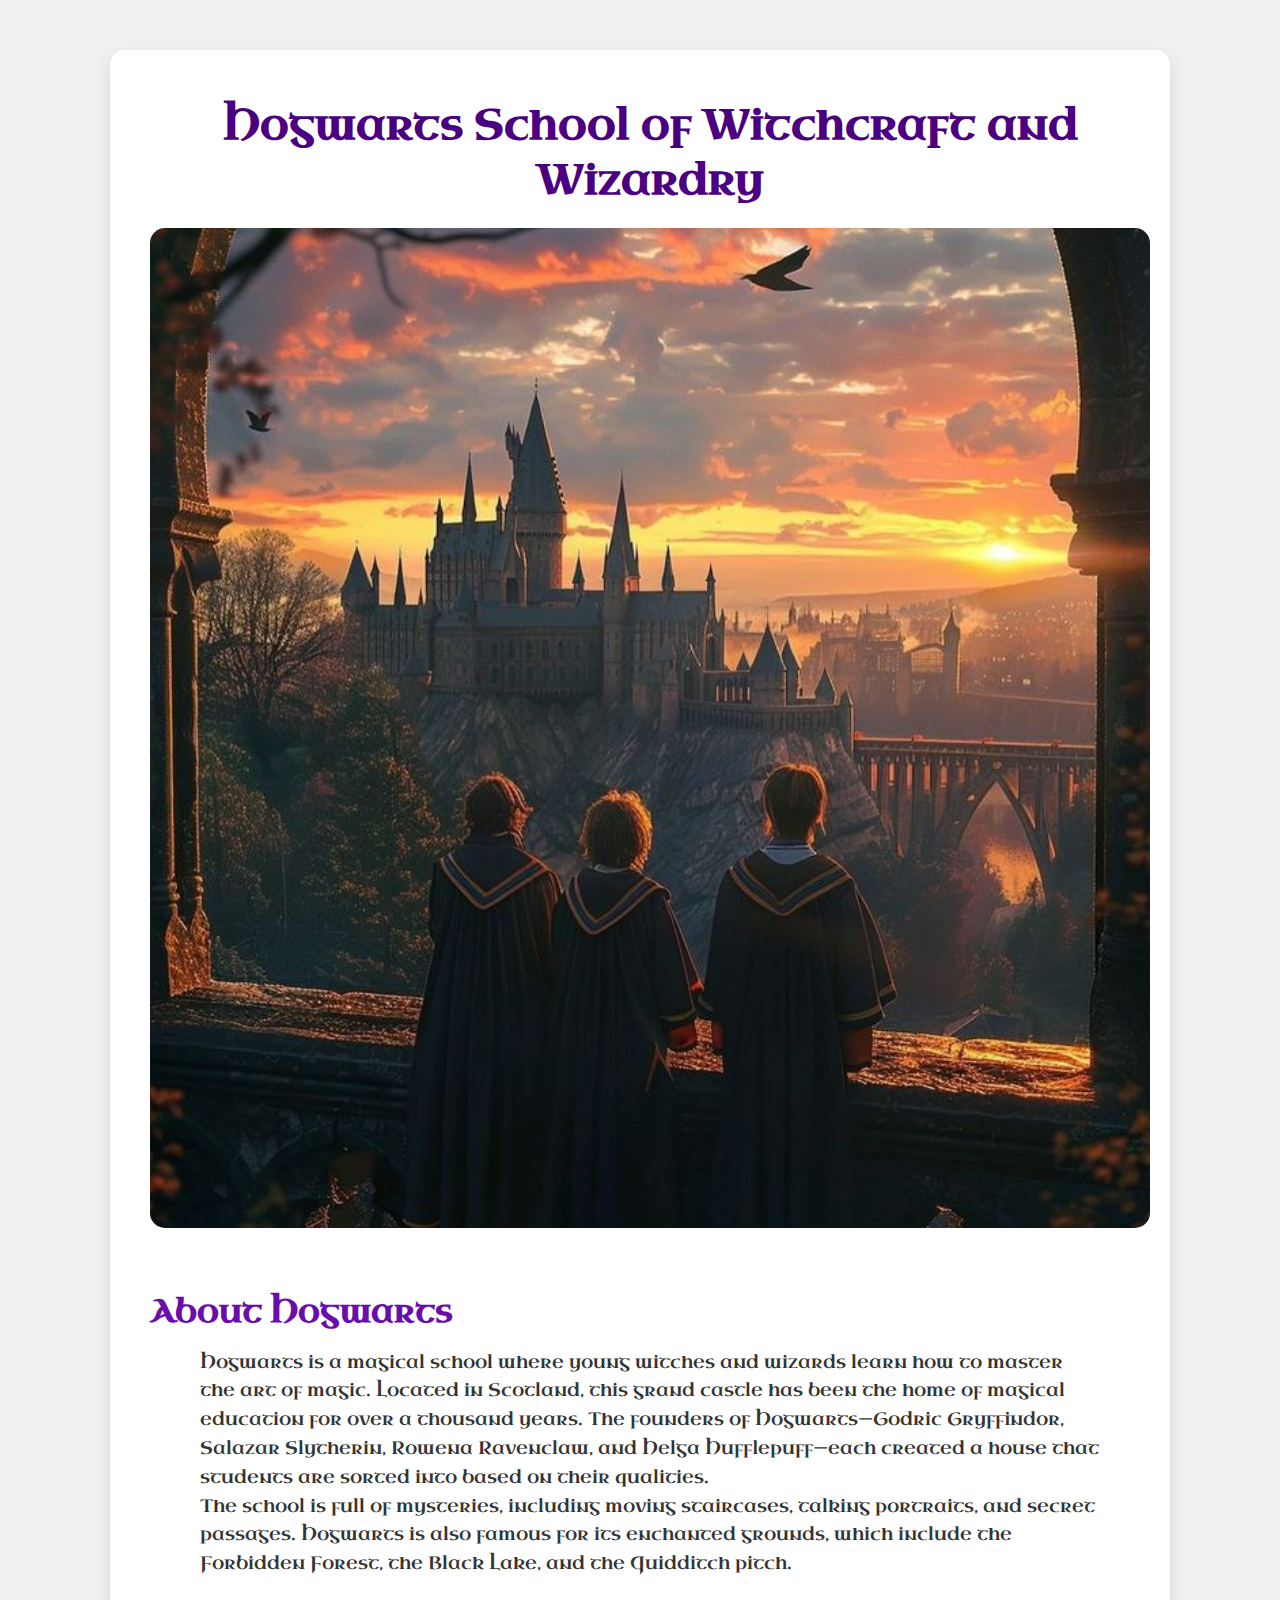
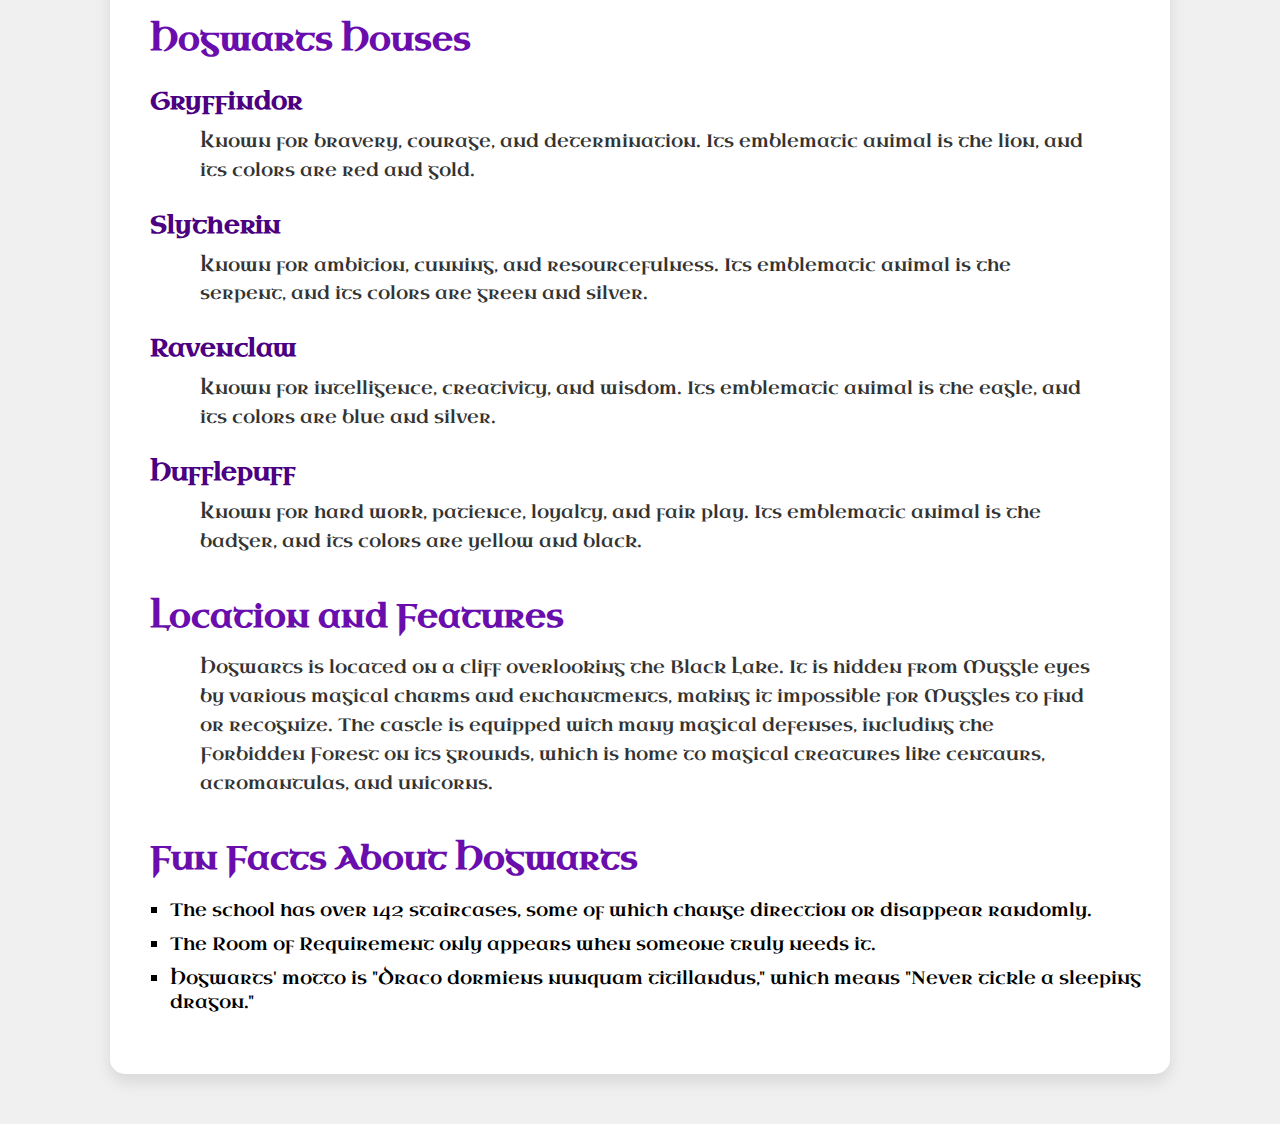
<file: About_Hogwarts.html>
<!DOCTYPE html>
<html lang="en">
<head>
    <meta charset="UTF-8">
    <meta name="viewport" content="width=device-width, initial-scale=1.0">
    <title>About Hogwarts</title>
    <link rel="stylesheet" href="About_Hogwarts.css">
    <link href="https://fonts.googleapis.com/css2?family=Uncial+Antiqua&display=swap" rel="stylesheet">
</head>
<body>
    <div class="info-page">
        <header>
            <h1>Hogwarts School of Witchcraft and Wizardry</h1>
            <img src="images/castel2.jpg" alt="Hogwarts Castle" class="banner-img"> <!-- Вставити зображення замку -->
        </header>

        <section class="about-section">
            <h2>About Hogwarts</h2>
            <p>
                Hogwarts is a magical school where young witches and wizards learn how to master the art of magic. Located in Scotland, 
                this grand castle has been the home of magical education for over a thousand years. The founders of Hogwarts—Godric Gryffindor, 
                Salazar Slytherin, Rowena Ravenclaw, and Helga Hufflepuff—each created a house that students are sorted into based on their qualities.
            </p>
            <p>
                The school is full of mysteries, including moving staircases, talking portraits, and secret passages. Hogwarts is also famous 
                for its enchanted grounds, which include the Forbidden Forest, the Black Lake, and the Quidditch pitch.
            </p>
        </section>

        <section class="houses-section">
            <h2>Hogwarts Houses</h2>
            <div class="house">
                <h3>Gryffindor</h3>
                <p>Known for bravery, courage, and determination. Its emblematic animal is the lion, and its colors are red and gold.</p>
            </div>
            <div class="house">
                <h3>Slytherin</h3>
                <p>Known for ambition, cunning, and resourcefulness. Its emblematic animal is the serpent, and its colors are green and silver.</p>
            </div>
            <div class="house">
                <h3>Ravenclaw</h3>
                <p>Known for intelligence, creativity, and wisdom. Its emblematic animal is the eagle, and its colors are blue and silver.</p>
            </div>
            <div class="house">
                <h3>Hufflepuff</h3>
                <p>Known for hard work, patience, loyalty, and fair play. Its emblematic animal is the badger, and its colors are yellow and black.</p>
            </div>
        </section>

        <section class="location-section">
            <h2>Location and Features</h2>
            <p>
                Hogwarts is located on a cliff overlooking the Black Lake. It is hidden from Muggle eyes by various magical charms and 
                enchantments, making it impossible for Muggles to find or recognize. The castle is equipped with many magical defenses, 
                including the Forbidden Forest on its grounds, which is home to magical creatures like centaurs, acromantulas, and unicorns.
            </p>
        </section>

        <section class="fun-facts">
            <h2>Fun Facts About Hogwarts</h2>
            <ul>
                <li>The school has over 142 staircases, some of which change direction or disappear randomly.</li>
                <li>The Room of Requirement only appears when someone truly needs it.</li>
                <li>Hogwarts' motto is "Draco dormiens nunquam titillandus," which means "Never tickle a sleeping dragon."</li>
            </ul>
        </section>
    </div>
</body>
</html>
</file>
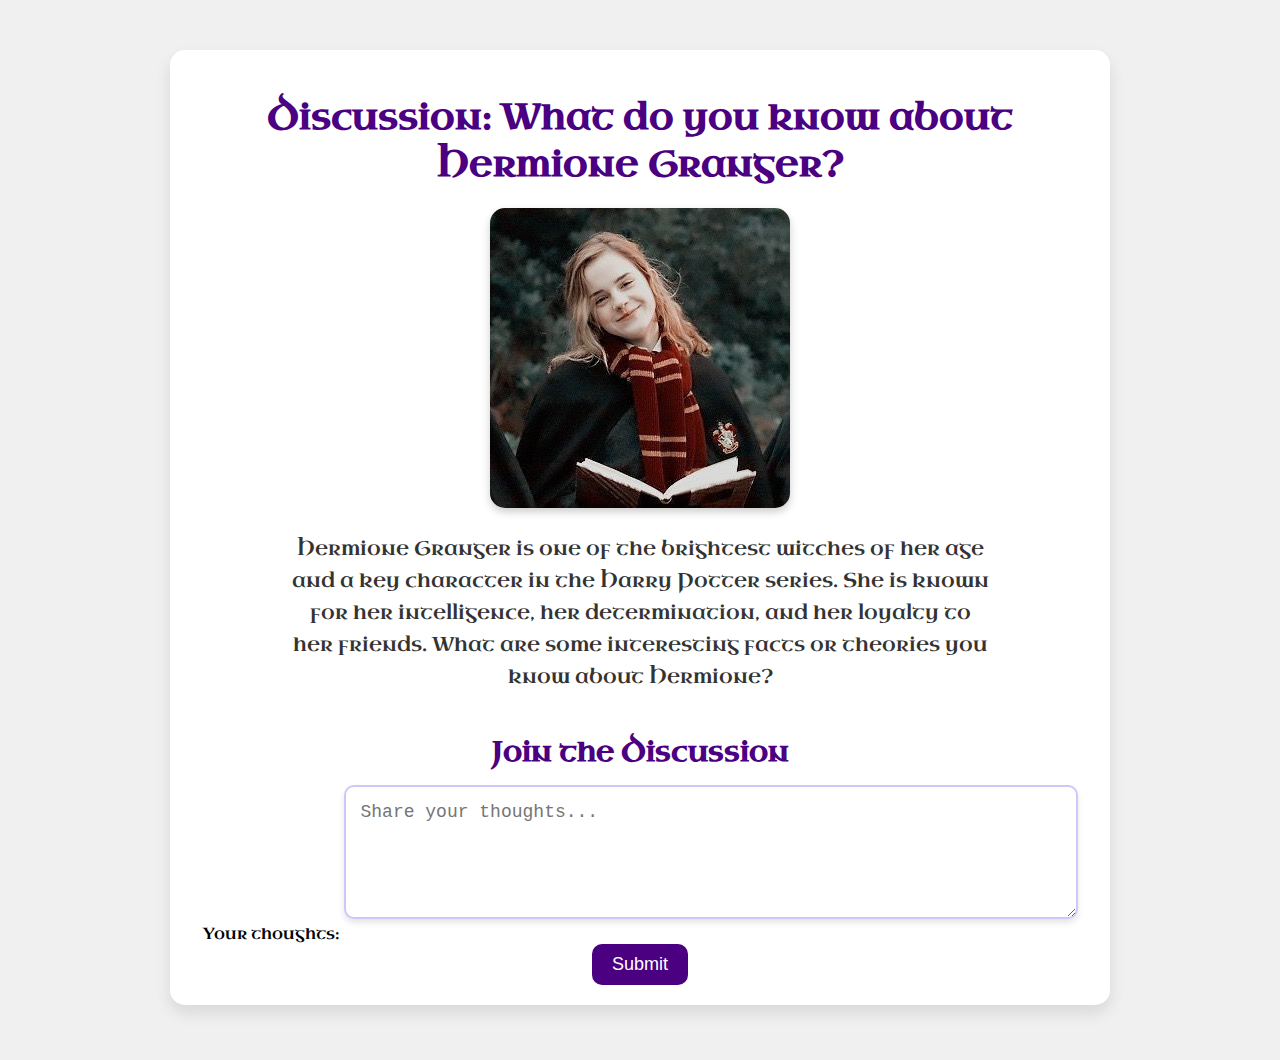
<file: Discussion_Hermi.html>
<!DOCTYPE html>
<html lang="en">
<head>
    <meta charset="UTF-8">
    <meta name="viewport" content="width=device-width, initial-scale=1.0">
    <title>Discussion - Hermione Granger</title>
    <link rel="stylesheet" href="Discussion_Hermi.css">
    <link href="https://fonts.googleapis.com/css2?family=Uncial+Antiqua&display=swap" rel="stylesheet">
</head>
<body>
    <div class="discussion-page">
        <header>
            <h1>Discussion: What do you know about Hermione Granger?</h1>
        </header>
        
        <div class="content">
            <img src="images/hermiona.jpg" alt="Hermione Granger" class="discussion-img">
            <p>
                Hermione Granger is one of the brightest witches of her age and a key character in the Harry Potter series. 
                She is known for her intelligence, her determination, and her loyalty to her friends. 
                What are some interesting facts or theories you know about Hermione?
            </p>
        </div>

        <div class="discussion-section">
            <h2>Join the Discussion</h2>
            <form action="/submit-discussion" method="post">
                <label for="user-comment">Your thoughts:</label>
                <textarea id="user-comment" name="user-comment" rows="5" cols="50" placeholder="Share your thoughts..."></textarea>
                <br>
                <button type="submit" class="submit-btn">Submit</button>
            </form>
        </div>
    </div>
</body>
</html>
</file>
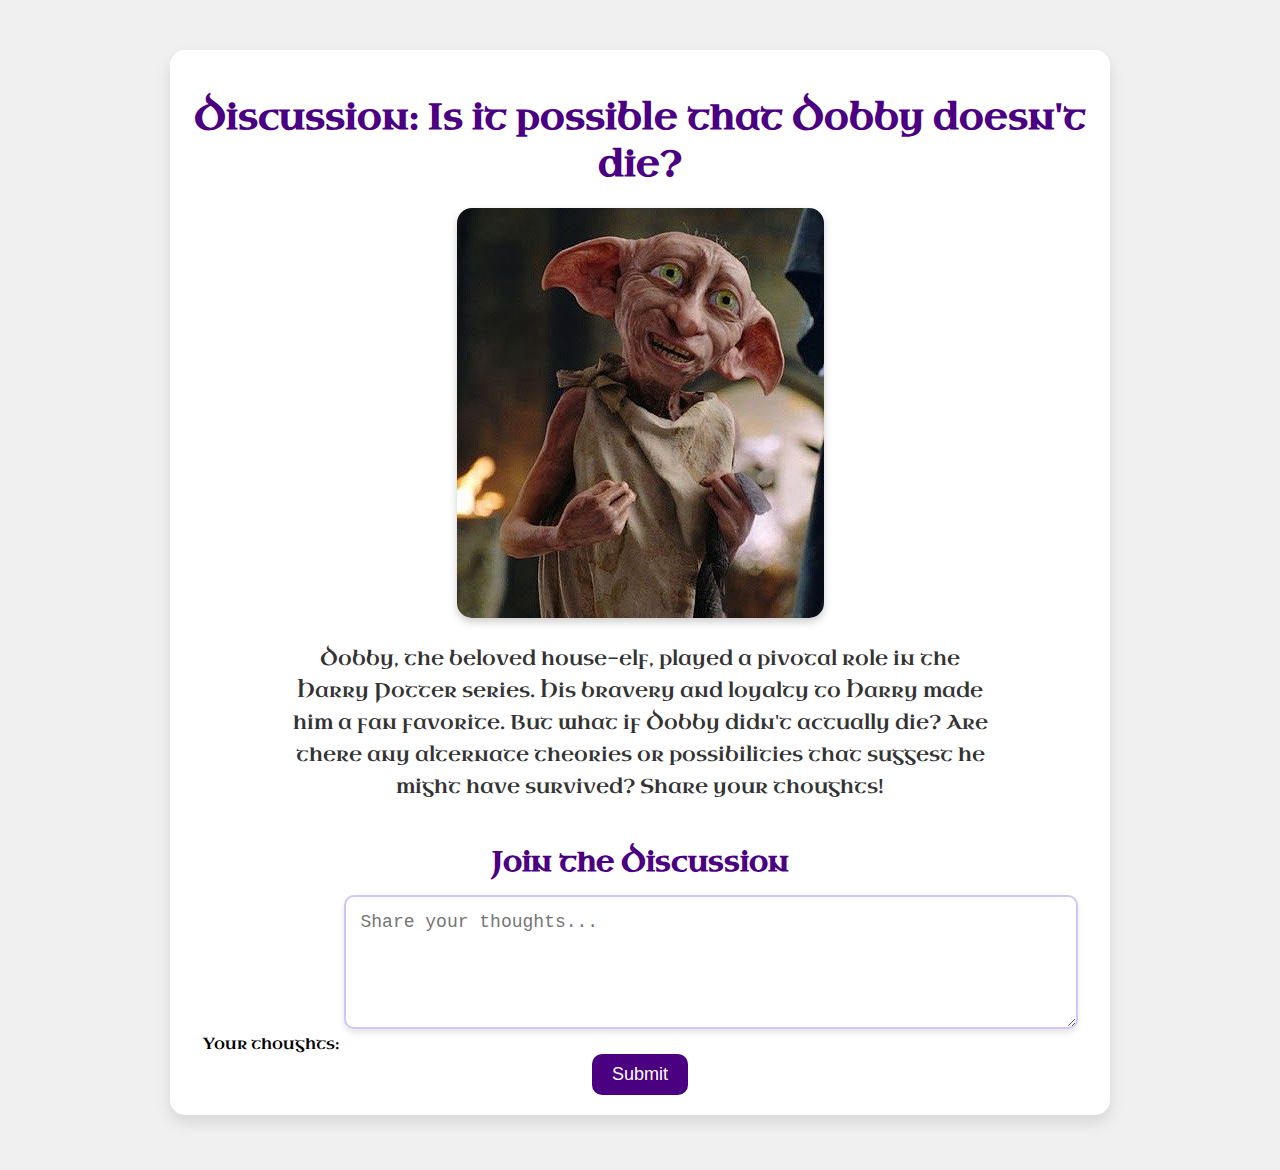
<file: Disscusion_Dobby.html>
<!DOCTYPE html>
<html lang="en">
<head>
    <meta charset="UTF-8">
    <meta name="viewport" content="width=device-width, initial-scale=1.0">
    <title>Discussion - Dobby</title>
    <link rel="stylesheet" href="Disscusion_Dobby.css">
    <link href="https://fonts.googleapis.com/css2?family=Uncial+Antiqua&display=swap" rel="stylesheet">
</head>
<body>
    <div class="discussion-page">
        <header>
            <h1>Discussion: Is it possible that Dobby doesn't die?</h1>
        </header>
        
        <div class="content">
            <img src="images/Dobby.jpg" alt="Dobby" class="discussion-img"> <!-- Додайте зображення Доббі -->
            <p>
                Dobby, the beloved house-elf, played a pivotal role in the Harry Potter series. His bravery and loyalty to Harry 
                made him a fan favorite. But what if Dobby didn't actually die? Are there any alternate theories or possibilities 
                that suggest he might have survived? Share your thoughts!
            </p>
        </div>

        <div class="discussion-section">
            <h2>Join the Discussion</h2>
            <form action="/submit-discussion" method="post">
                <label for="user-comment">Your thoughts:</label>
                <textarea id="user-comment" name="user-comment" rows="5" cols="50" placeholder="Share your thoughts..."></textarea>
                <br>
                <button type="submit" class="submit-btn">Submit</button>
            </form>
        </div>
    </div>
</body>
</html>
</file>
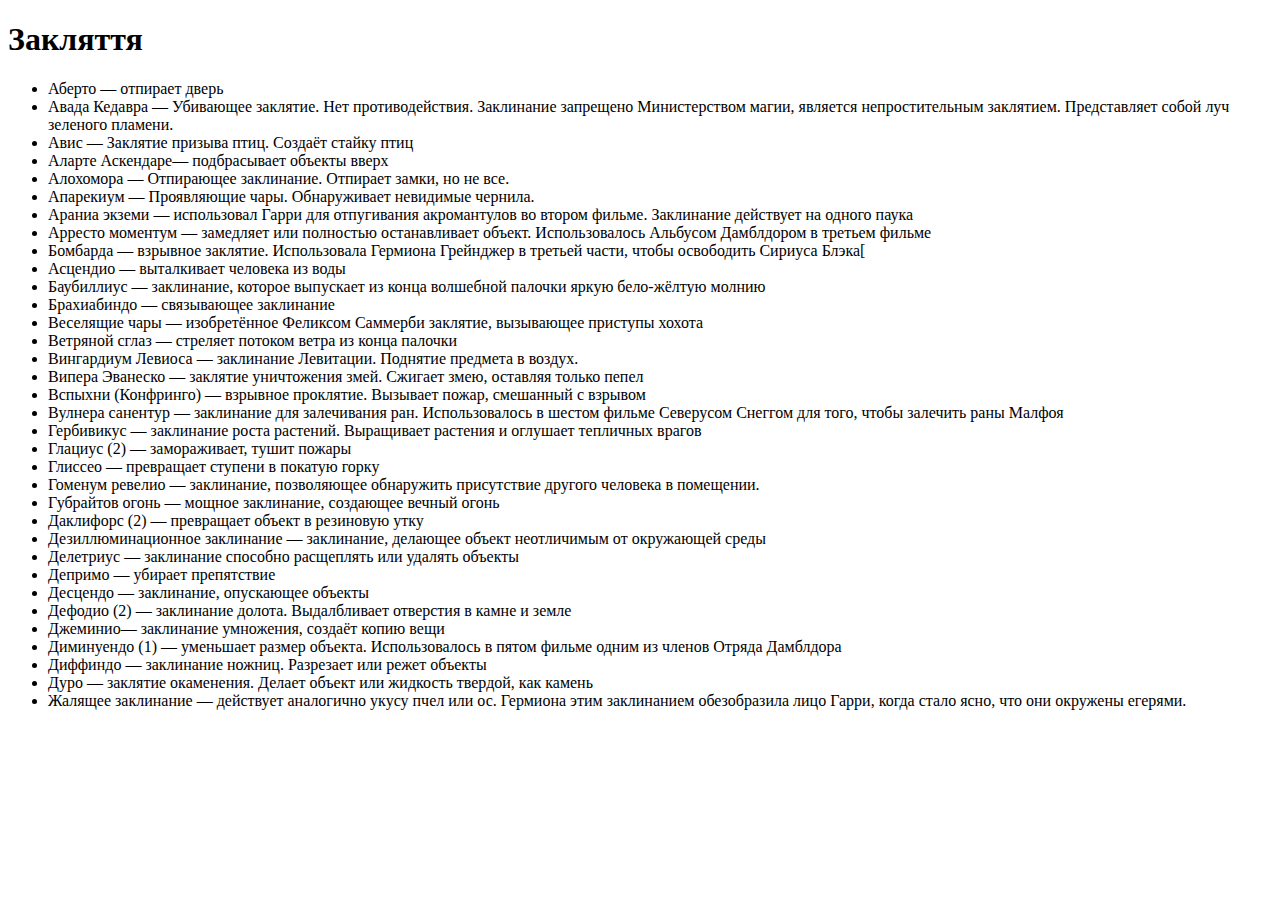
<file: spell.html>
<!DOCTYPE html>
<html lang="en">

<head>
   <meta charset="UTF-8">
   <title>spell</title>
</head>
<style>
   body {
      background-image: url('https://img.freepik.com/premium-photo/spectrum-background-illustration-design_665655-15641.jpg?w=360');
      background-size: cover;
      background-position: center;
      background-repeat: no-repeat;
   }
</style>
</body>

<body>
   <h1>
      Закляття
   </h1>
   <ul>
      <li>
         <ing src="" alt="">Аберто — отпирает дверь
      </li>


      <li>
         <ing src="" alt="">Авада Кедавра — Убивающее заклятие. Нет противодействия. Заклинание запрещено Министерством
            магии, является непростительным заклятием. Представляет собой луч зеленого пламени.
      </li>

      <li>
         <ing src="" alt="">Авис — Заклятие призыва птиц. Создаёт стайку птиц
      </li>


      <li>
         <ing src="" alt="">Аларте Аскендаре— подбрасывает объекты вверх
      </li>

      <li>
         <ing src="" alt="">Алохомора — Отпирающее заклинание. Отпирает замки, но не все.

      <li>
         <ing src="" alt="">Апарекиум — Проявляющие чары. Обнаруживает невидимые чернила.
      </li>

      <li>
         <ing src="" alt="">Араниа экземи — использовал Гарри для отпугивания акромантулов во втором фильме. Заклинание
            действует на одного паука
      </li>

      <li>
         <ing src="" alt="">Арресто моментум — замедляет или полностью останавливает объект. Использовалось Альбусом
            Дамблдором в третьем фильме
      </li>

      <li>
         <ing src="" alt="">Бомбарда — взрывное заклятие. Использовала Гермиона Грейнджер в третьей части, чтобы
            освободить Сириуса Блэка[
      </li>

      <li>
         <ing src="" alt="">Асцендио — выталкивает человека из воды
      </li>

      <li>
         <ing src="" alt="">Баубиллиус — заклинание, которое выпускает из конца волшебной палочки яркую бело-жёлтую
            молнию
      </li>
      <li>
         <ing src="" alt="">Брахиабиндо — связывающее заклинание

      </li>
      <li>
         <ing src="" alt="">Веселящие чары — изобретённое Феликсом Саммерби заклятие, вызывающее приступы хохота
      </li>
      <li>
         <ing src="" alt="">Ветряной сглаз — стреляет потоком ветра из конца палочки
      </li>
      <li>
         <ing src="" alt="">Вингардиум Левиоса — заклинание Левитации. Поднятие предмета в воздух.
      </li>
      <li>
         <ing src="" alt="">Випера Эванеско — заклятие уничтожения змей. Сжигает змею, оставляя только пепел
      </li>
      <li>
         <ing src="" alt="">Вспыхни (Конфринго) — взрывное проклятие. Вызывает пожар, смешанный с взрывом
      </li>
      <li>
         <ing src="" alt="">Вулнера санентур — заклинание для залечивания ран. Использовалось в шестом фильме Северусом
            Снеггом для того, чтобы залечить раны Малфоя
      </li>
      <li>
         <ing src="" alt="">Гербивикус — заклинание роста растений. Выращивает растения и оглушает тепличных врагов
      </li>
      <li>
         <ing src="" alt="">Глациус (2) — замораживает, тушит пожары
      </li>
      <li>
         <ing src="" alt="">Глиссео — превращает ступени в покатую горку
      </li>
      <li>
         <ing src="" alt="">Гоменум ревелио — заклинание, позволяющее обнаружить присутствие другого человека в
            помещении.
      </li>
      <li>
         <ing src="" alt="">Губрайтов огонь — мощное заклинание, создающее вечный огонь
      </li>
      <li>
         <ing src="" alt="">Даклифорс (2) — превращает объект в резиновую утку
      </li>
      <li>
         <ing src="" alt="">Дезиллюминационное заклинание — заклинание, делающее объект неотличимым от окружающей среды
      </li>
      <li>
         <ing src="" alt="">Делетриус — заклинание способно расщеплять или удалять объекты
      </li>
      <li>
         <ing src="" alt="">Депримо — убирает препятствие
      <li>
         <ing src="" alt="">Десцендо — заклинание, опускающее объекты
      </li>
      <li>
         <ing src="" alt="">Дефодио (2) — заклинание долота. Выдалбливает отверстия в камне и земле
      </li>
      <li>
         <ing src="" alt="">Джеминио— заклинание умножения, создаёт копию вещи
      </li>
      <li>
         <ing src="" alt="">Диминуендо (1) — уменьшает размер объекта. Использовалось в пятом фильме одним из членов Отряда Дамблдора
      </li>
      <li>
         <ing src="" alt="">Диффиндо — заклинание ножниц. Разрезает или режет объекты
      </li>
      <li>
         <ing src="" alt="">Дуро — заклятие окаменения. Делает объект или жидкость твердой, как камень
      </li>
      <li>
         <ing src="" alt="">Жалящее заклинание — действует аналогично укусу пчел или ос. Гермиона этим заклинанием обезобразила лицо Гарри, когда стало ясно, что они окружены егерями.
      </li>
</html>
</file>
<file: About_Hogwarts.css>
body {
    font-family: 'Uncial Antiqua', Arial, sans-serif;
    background-color: #f0f0f0;
    margin: 0;
    padding: 0;
}

.info-page {
    max-width: 1000px;
    margin: 50px auto;
    padding: 20px;
    padding-left: 40px;
    background-color: #fff;
    border-radius: 15px;
    box-shadow: 0 8px 16px rgba(0, 0, 0, 0.1);
}

header h1 {
    font-size: 42px;
    color: #4B0082;
    text-align: center;
    margin-bottom: 20px;
}

.banner-img {
    width: 100%;
    border-radius: 15px;
    margin-bottom: 30px;
}

.about-section, .houses-section, .location-section, .fun-facts {
    margin-bottom: 40px;
}

h2 {
    font-size: 32px;
    color: #6A0DAD;
    margin-bottom: 15px;
}

p {
    font-size: 18px;
    line-height: 1.6;
    color: #333;
    max-width: 900px;
    margin: 0 auto;
}

.house {
    margin-bottom: 20px;
}

.house h3 {
    font-size: 24px;
    color: #4B0082;
    margin-bottom: 10px;
}

.fun-facts ul {
    list-style-type: square;
    padding-left: 20px;
    font-size: 18px;
}

.fun-facts ul li {
    margin-bottom: 10px;
}

.back-link {
    display: inline-block;
    margin-top: 30px;
    font-size: 20px;
    color: #4B0082;
    text-decoration: none;
    text-align: center;
}

.back-link:hover {
    text-decoration: underline;
}
</file>
<file: Discussion_Hermi.css>
body {
    font-family: 'Uncial Antiqua', Arial, sans-serif;
    background-color: #f0f0f0;
    margin: 0;
    padding: 0;
}

.discussion-page {
    max-width: 900px;
    margin: 50px auto;
    padding: 20px;
    background-color: #fff;
    border-radius: 15px;
    box-shadow: 0 8px 16px rgba(0, 0, 0, 0.1);
    text-align: center;
}

header h1 {
    font-size: 36px;
    color: #4B0082;
    margin-bottom: 20px;
}

.content {
    margin-bottom: 30px;
}

.discussion-img {
    max-width: 100%;
    border-radius: 15px;
    box-shadow: 0 4px 8px rgba(0, 0, 0, 0.2);
    margin-bottom: 20px;
}

.content p {
    font-size: 20px;
    line-height: 1.6;
    color: #333;
    max-width: 700px;
    margin: 0 auto;
}

.discussion-section {
    margin-top: 40px;
}

.discussion-section h2 {
    font-size: 28px;
    color: #4B0082;
    margin-bottom: 15px;
}

textarea {
    width: 100%;
    max-width: 700px;
    padding: 15px;
    font-size: 18px;
    border-radius: 10px;
    border: 2px solid #d4c5f9;
    box-shadow: 0 4px 6px rgba(0, 0, 0, 0.1);
    margin-bottom: 20px;
}

.submit-btn {
    padding: 10px 20px;
    font-size: 18px;
    background-color: #4B0082;
    color: white;
    border: none;
    border-radius: 10px;
    cursor: pointer;
    transition: background-color 0.3s ease;
}

.submit-btn:hover {
    background-color: #6A0DAD;
}
</file>
<file: Disscusion_Dobby.css>
body {
    font-family: 'Uncial Antiqua', Arial, sans-serif;
    background-color: #f0f0f0;
    margin: 0;
    padding: 0;
}

.discussion-page {
    max-width: 900px;
    margin: 50px auto;
    padding: 20px;
    background-color: #fff;
    border-radius: 15px;
    box-shadow: 0 8px 16px rgba(0, 0, 0, 0.1);
    text-align: center;
}

header h1 {
    font-size: 36px;
    color: #4B0082;
    margin-bottom: 20px;
}

.content {
    margin-bottom: 30px;
}

.discussion-img {
    max-width: 100%;
    border-radius: 15px;
    box-shadow: 0 4px 8px rgba(0, 0, 0, 0.2);
    margin-bottom: 20px;
}

.content p {
    font-size: 20px;
    line-height: 1.6;
    color: #333;
    max-width: 700px;
    margin: 0 auto;
}

.discussion-section {
    margin-top: 40px;
}

.discussion-section h2 {
    font-size: 28px;
    color: #4B0082;
    margin-bottom: 15px;
}

textarea {
    width: 100%;
    max-width: 700px;
    padding: 15px;
    font-size: 18px;
    border-radius: 10px;
    border: 2px solid #d4c5f9;
    box-shadow: 0 4px 6px rgba(0, 0, 0, 0.1);
    margin-bottom: 20px;
}

.submit-btn {
    padding: 10px 20px;
    font-size: 18px;
    background-color: #4B0082;
    color: white;
    border: none;
    border-radius: 10px;
    cursor: pointer;
    transition: background-color 0.3s ease;
}

.submit-btn:hover {
    background-color: #6A0DAD;
}
</file>
